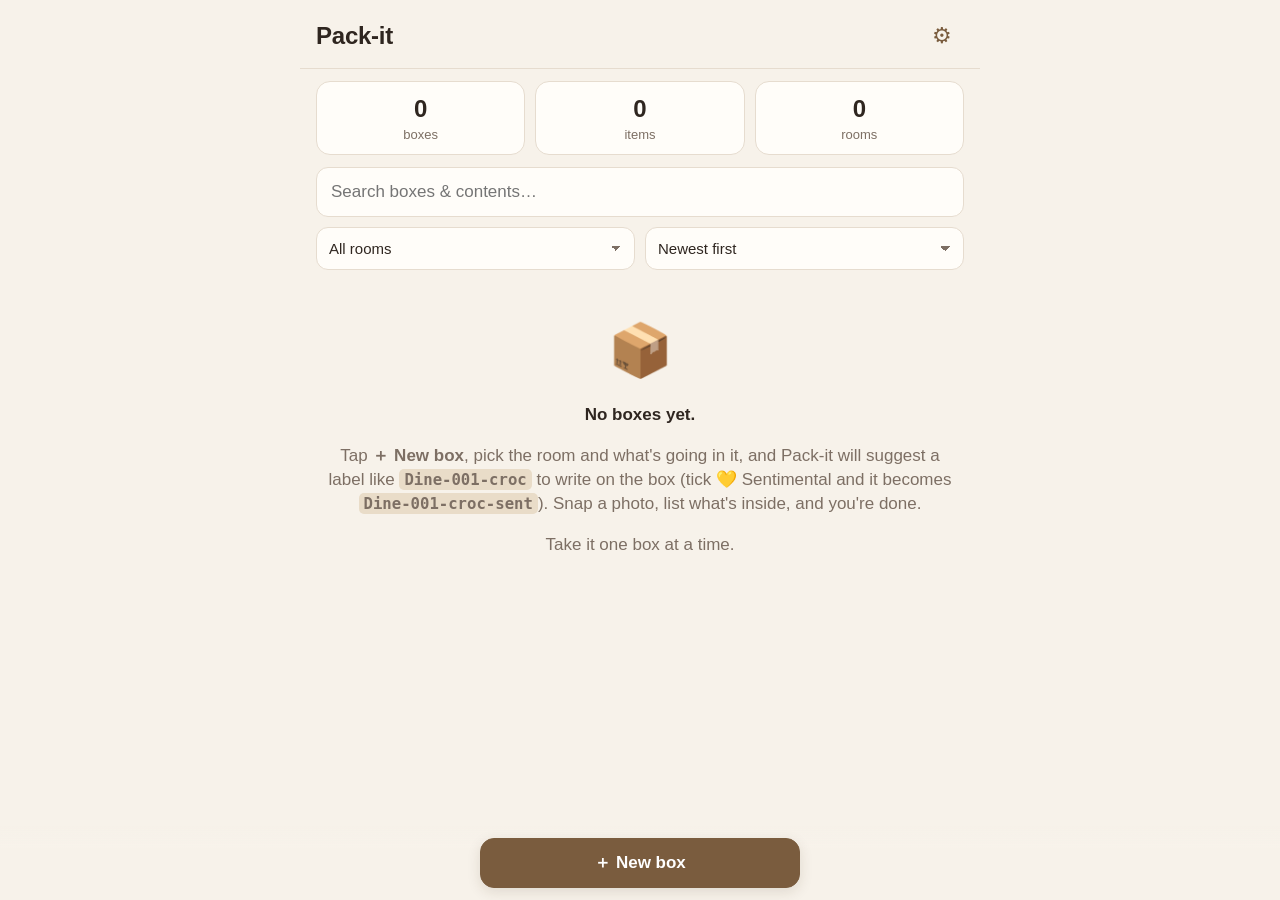
<file: index.html>
<!DOCTYPE html>
<html lang="en">
<head>
  <meta charset="utf-8">
  <meta name="viewport" content="width=device-width, initial-scale=1, viewport-fit=cover">
  <meta name="apple-mobile-web-app-capable" content="yes">
  <meta name="mobile-web-app-capable" content="yes">
  <meta name="apple-mobile-web-app-status-bar-style" content="default">
  <meta name="apple-mobile-web-app-title" content="Pack-it">
  <meta name="theme-color" content="#f7f2ea">
  <meta name="description" content="Track moving boxes, their labels, photos and contents. Export to Excel.">
  <title>Pack-it</title>
  <link rel="manifest" href="manifest.webmanifest">
  <link rel="apple-touch-icon" href="icons/apple-touch-icon.png">
  <link rel="icon" type="image/png" href="icons/icon-192.png">
  <link rel="stylesheet" href="styles.css">
</head>
<body>
  <main id="app" aria-live="polite"></main>
  <div id="toast" role="status" aria-live="polite"></div>
  <script src="app.js"></script>
</body>
</html>
</file>
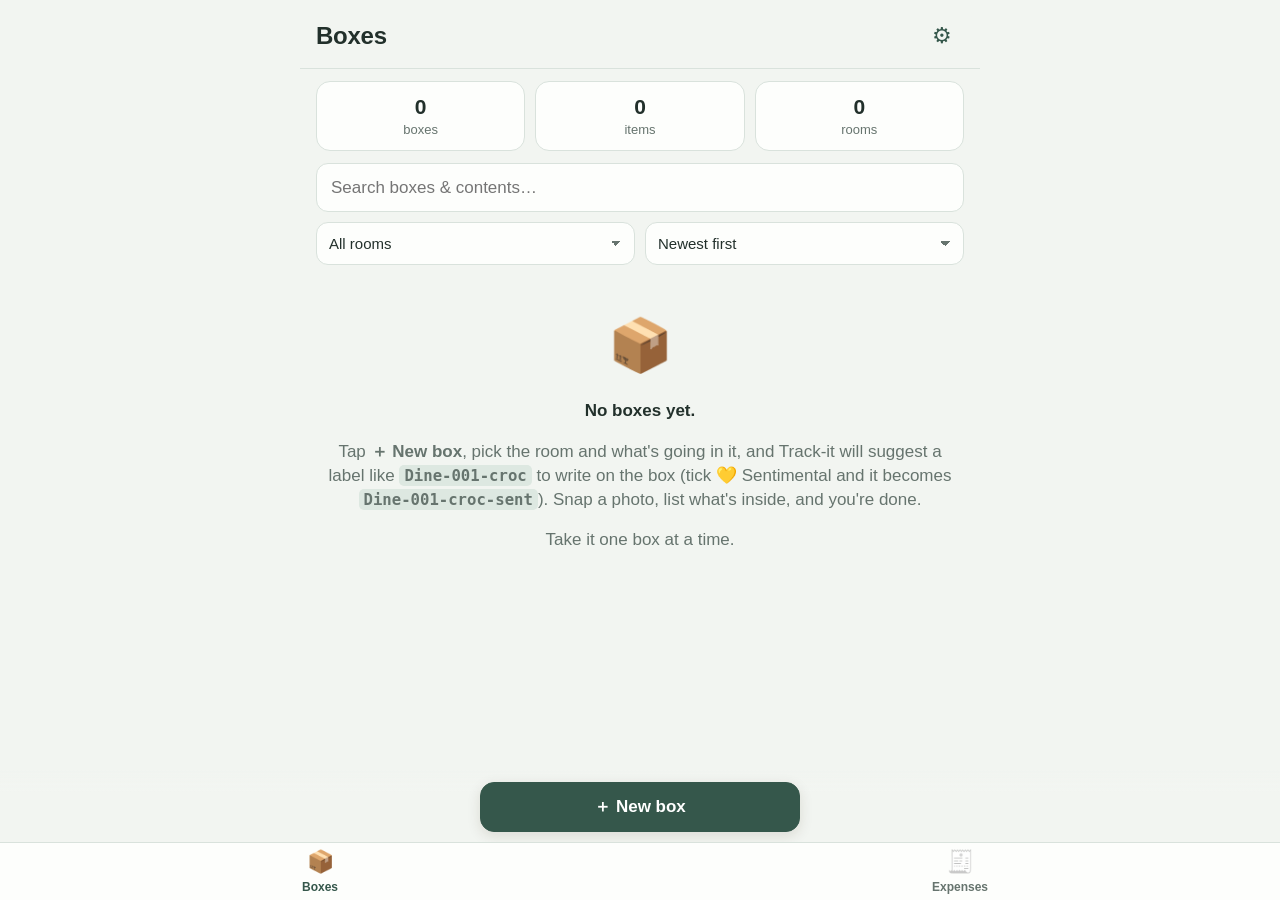
<file: track-it/index.html>
<!DOCTYPE html>
<html lang="en-AU">
<head>
  <meta charset="utf-8">
  <meta name="viewport" content="width=device-width, initial-scale=1, viewport-fit=cover">
  <meta name="apple-mobile-web-app-capable" content="yes">
  <meta name="mobile-web-app-capable" content="yes">
  <meta name="apple-mobile-web-app-status-bar-style" content="default">
  <meta name="apple-mobile-web-app-title" content="Track-it">
  <meta name="theme-color" content="#f2f5f1">
  <meta name="robots" content="noindex, nofollow">
  <meta name="referrer" content="no-referrer">
  <meta name="description" content="Track moving boxes and deceased estate expenses, with receipts. Everything stays on your phone.">
  <title>Track-it</title>
  <link rel="manifest" href="manifest.webmanifest">
  <link rel="apple-touch-icon" href="icons/apple-touch-icon.png">
  <link rel="icon" type="image/png" href="icons/icon-192.png">
  <link rel="stylesheet" href="styles.css">
</head>
<body>
  <main id="app" aria-live="polite"></main>
  <div id="toast" role="status" aria-live="polite"></div>
  <script src="app.js"></script>
  <script src="expenses.js"></script>
</body>
</html>
</file>
<file: styles.css>
:root {
  --bg: #f7f2ea;
  --card: #fffdf9;
  --ink: #2f2620;
  --soft: #7d6f64;
  --line: #e6dccf;
  --brand: #7a5c3e;
  --brand-ink: #fff;
  --accent: #e9dcc8;
  --danger: #b4442f;
  --fragile: #c0563a;
  --radius: 14px;
  --safe-top: env(safe-area-inset-top, 0px);
  --safe-bottom: env(safe-area-inset-bottom, 0px);
  color-scheme: light;
}

* { box-sizing: border-box; -webkit-tap-highlight-color: transparent; }

html, body { margin: 0; background: var(--bg); color: var(--ink); }

body {
  font: 17px/1.4 -apple-system, BlinkMacSystemFont, "SF Pro Text", "Segoe UI", Roboto, sans-serif;
  -webkit-text-size-adjust: 100%;
}

main {
  max-width: 680px;
  margin: 0 auto;
  padding: calc(var(--safe-top) + 4px) 16px calc(var(--safe-bottom) + 110px);
}

h1, h2 { margin: 0; }
h2 { font-size: 15px; text-transform: uppercase; letter-spacing: .06em; color: var(--soft); font-weight: 600; margin-bottom: 8px; }
code { font: 600 .92em ui-monospace, "SF Mono", Menlo, monospace; background: var(--accent); padding: 1px 5px; border-radius: 5px; }
.soft { color: var(--soft); }
.small { font-size: 15px; }
.tiny { font-size: 13px; }
.pre { white-space: pre-wrap; margin: 0; }
[hidden] { display: none !important; }

/* ----- Top bar ----- */
.bar {
  position: sticky; top: 0; z-index: 5;
  display: grid; grid-template-columns: 1fr auto 1fr; align-items: center;
  margin: 0 -16px 12px; padding: calc(var(--safe-top) + 10px) 16px 10px;
  background: rgba(247, 242, 234, .92);
  -webkit-backdrop-filter: blur(10px); backdrop-filter: blur(10px);
  border-bottom: 1px solid var(--line);
}
.bar h1 { font-size: 17px; text-align: center; }
.bar .brand { font-size: 24px; text-align: left; grid-column: 1 / 3; letter-spacing: -.01em; }
.bar > :last-child { justify-self: end; }
.bar > :first-child { justify-self: start; }

/* ----- Buttons ----- */
.btn {
  display: flex; align-items: center; justify-content: center; gap: 6px;
  min-height: 50px; padding: 0 18px; width: 100%;
  font: inherit; font-weight: 600; color: var(--brand);
  background: var(--card); border: 1.5px solid var(--line); border-radius: var(--radius);
  cursor: pointer; text-align: center; user-select: none;
}
.btn:active { transform: scale(.98); }
.btn.primary { background: var(--brand); color: var(--brand-ink); border-color: var(--brand); }
.btn.ghost { background: transparent; border-color: transparent; color: var(--soft); }
.btn.danger-ghost { background: transparent; border-color: transparent; color: var(--danger); font-weight: 500; }
.btn.small { min-height: 40px; font-size: 15px; width: auto; }
.btn:disabled { opacity: .45; }
.link {
  font: inherit; color: var(--brand); background: none; border: 0; padding: 8px 0; cursor: pointer;
}
.link.strong { font-weight: 700; }
.link.small { font-size: 14px; padding: 4px 0; }
.icon-btn {
  font-size: 22px; width: 44px; height: 44px; border-radius: 50%;
  border: 0; background: transparent; color: var(--brand); cursor: pointer;
}
.icon-btn.small { width: 36px; height: 36px; font-size: 20px; color: var(--soft); }

.stack { display: grid; gap: 10px; margin: 18px 0; }

/* ----- Tips ----- */
.tip {
  background: #eef3ea; border: 1px solid #d6e2cf; border-radius: var(--radius);
  padding: 12px 14px; margin-bottom: 12px; font-size: 15px;
}
.tip.warm { background: #fbefe2; border-color: #efd8bd; }
.tip .link { display: block; font-weight: 600; padding: 6px 0 0; }

/* ----- Stats / search ----- */
.stats { display: grid; grid-template-columns: repeat(3, 1fr); gap: 10px; margin-bottom: 12px; }
.stats > div {
  background: var(--card); border: 1px solid var(--line); border-radius: var(--radius);
  padding: 10px; text-align: center; font-size: 13px; color: var(--soft);
}
.stats .num { display: block; font-size: 24px; font-weight: 700; color: var(--ink); }

.search input, .field input, .field select, .field textarea, .filters select, .code-row input {
  width: 100%; font: inherit; font-size: 17px; color: var(--ink);
  background: var(--card); border: 1.5px solid var(--line); border-radius: 12px;
  padding: 12px 14px; outline: none; -webkit-appearance: none; appearance: none;
}
.field select, .filters select {
  background-image: linear-gradient(45deg, transparent 50%, var(--soft) 50%), linear-gradient(135deg, var(--soft) 50%, transparent 50%);
  background-position: calc(100% - 18px) 50%, calc(100% - 13px) 50%;
  background-size: 5px 5px; background-repeat: no-repeat; padding-right: 32px;
}
input:focus, select:focus, textarea:focus { border-color: var(--brand); }
.filters { display: grid; grid-template-columns: 1fr 1fr; gap: 10px; margin: 10px 0 14px; }
.filters select { padding: 10px 32px 10px 12px; font-size: 15px; }

/* ----- Box cards ----- */
.list { display: grid; gap: 10px; }
.card {
  position: relative; display: flex; gap: 12px; align-items: flex-start;
  background: var(--card); border: 1px solid var(--line); border-radius: var(--radius);
  padding: 10px; color: inherit; text-decoration: none;
}
.card:active { background: #f9f3ea; }
.thumb {
  flex: 0 0 64px; height: 64px; border-radius: 10px; overflow: hidden;
  background: var(--accent); display: grid; place-items: center; font-size: 28px;
}
.thumb img { width: 100%; height: 100%; object-fit: cover; }
.card-body { min-width: 0; flex: 1; padding-right: 4px; }
.label-text { font: 700 18px ui-monospace, "SF Mono", Menlo, monospace; letter-spacing: -.01em; }
.meta { font-size: 14px; color: var(--soft); margin-top: 2px; }
.snippet {
  font-size: 14px; margin-top: 4px; color: var(--ink);
  display: -webkit-box; -webkit-line-clamp: 2; -webkit-box-orient: vertical; overflow: hidden;
}
.badge {
  display: inline-block; font: 600 11px -apple-system, sans-serif; text-transform: uppercase; letter-spacing: .04em;
  padding: 3px 7px; border-radius: 6px; vertical-align: middle;
}
.badge.fragile { background: #fbe3dc; color: var(--fragile); }
.badge.dest { background: var(--accent); color: var(--brand); }
.card > .badge.dest { position: absolute; top: 10px; right: 10px; }
.card:has(> .badge.dest) .card-body { padding-right: 70px; }

.empty { text-align: center; padding: 30px 12px; color: var(--soft); }
.empty strong { color: var(--ink); }
.empty-icon { font-size: 52px; }

/* ----- Floating actions ----- */
.fab-wrap {
  position: fixed; left: 0; right: 0; bottom: 0; z-index: 6;
  display: flex; gap: 10px; justify-content: center;
  padding: 12px 16px calc(var(--safe-bottom) + 12px);
  background: linear-gradient(to top, var(--bg) 70%, rgba(247, 242, 234, 0));
}
.fab-wrap .btn { max-width: 320px; box-shadow: 0 4px 14px rgba(60, 40, 20, .12); }

/* ----- Detail / label ----- */
.label-card {
  background: var(--card); border: 2px dashed #c9b59c; border-radius: 18px;
  padding: 18px 14px; text-align: center; margin-bottom: 14px;
}
.big-label { font: 800 34px/1.15 ui-monospace, "SF Mono", Menlo, monospace; letter-spacing: -.02em; word-break: break-all; }
.big-label-input {
  width: 100%; text-align: center; font: 800 30px ui-monospace, "SF Mono", Menlo, monospace;
  border: 0; background: transparent; color: var(--ink); outline: none; padding: 6px 0;
}
.label-card .tiny { display: block; color: var(--soft); }
.badges { display: flex; gap: 6px; justify-content: center; flex-wrap: wrap; margin-top: 8px; }
.badges .badge { font-size: 12px; }

.panel {
  background: var(--card); border: 1px solid var(--line); border-radius: var(--radius);
  padding: 14px; margin-bottom: 12px;
}
.panel h2 .count {
  display: inline-block; background: var(--accent); color: var(--brand); border-radius: 10px;
  padding: 0 7px; font-size: 13px; margin-left: 4px;
}
.items { margin: 0; padding: 0; list-style: none; }
.items li { padding: 8px 0; border-bottom: 1px solid var(--line); }
.items li:last-child { border-bottom: 0; }

/* ----- Photos ----- */
.photos { display: grid; grid-template-columns: repeat(3, 1fr); gap: 8px; margin-bottom: 12px; }
.photos:empty { display: none; }
.photos .ph {
  position: relative; aspect-ratio: 1; border-radius: 12px; overflow: hidden;
  background: var(--accent); border: 0; padding: 0;
}
.photos .ph img { width: 100%; height: 100%; object-fit: cover; display: block; }
.ph-del {
  position: absolute; top: 4px; right: 4px; width: 28px; height: 28px; border-radius: 50%;
  border: 0; background: rgba(0, 0, 0, .55); color: #fff; font-size: 18px; line-height: 28px; padding: 0;
}
.photo-btns { display: grid; grid-template-columns: 1fr 1fr; gap: 10px; }

/* ----- Form ----- */
.field { display: block; margin-bottom: 14px; }
.field > span { display: block; font-size: 14px; font-weight: 600; color: var(--soft); margin: 0 0 6px 2px; }
.field em { font-style: normal; font-weight: 400; }
.field textarea { resize: vertical; line-height: 1.45; }
.row2 { display: grid; grid-template-columns: 1fr 1fr; gap: 10px; }
@media (max-width: 380px) { .row2 { grid-template-columns: 1fr; } }
.check {
  display: flex; align-items: center; gap: 10px; margin: 0 0 14px;
  background: var(--card); border: 1.5px solid var(--line); border-radius: 12px; padding: 12px 14px;
}
.check input { width: 22px; height: 22px; accent-color: var(--fragile); }

/* ----- Settings ----- */
.code-list { display: grid; gap: 8px; margin: 10px 0; }
.code-row { display: grid; grid-template-columns: 1fr 92px 36px; gap: 8px; align-items: center; }
.code-row input { padding: 9px 10px; font-size: 16px; }
.code-row .code { font-family: ui-monospace, "SF Mono", Menlo, monospace; }

/* ----- Overlays ----- */
.modal {
  position: fixed; inset: 0; z-index: 20; background: rgba(30, 20, 10, .4);
  display: flex; align-items: flex-end; justify-content: center;
}
.sheet {
  width: 100%; max-width: 520px; background: var(--bg); border-radius: 20px 20px 0 0;
  padding: 20px 18px calc(var(--safe-bottom) + 14px);
}
.sheet h2 { font-size: 20px; text-transform: none; letter-spacing: 0; color: var(--ink); }
.sheet.center { text-align: center; border-radius: 20px; margin: auto; width: auto; padding: 24px 30px; }
.spinner {
  width: 34px; height: 34px; margin: 0 auto 10px; border-radius: 50%;
  border: 3px solid var(--line); border-top-color: var(--brand); animation: spin .8s linear infinite;
}
@keyframes spin { to { transform: rotate(360deg); } }

.viewer {
  position: fixed; inset: 0; z-index: 30; background: #000;
  display: flex; flex-direction: column; justify-content: center;
}
.viewer img { max-width: 100%; max-height: calc(100% - 120px); object-fit: contain; margin: auto; display: block; }
.viewer-bar {
  display: grid; grid-template-columns: 1fr 1fr; gap: 10px;
  padding: 12px 16px calc(var(--safe-bottom) + 12px);
}

#toast {
  position: fixed; left: 50%; bottom: calc(var(--safe-bottom) + 90px); z-index: 40;
  transform: translate(-50%, 20px); opacity: 0; pointer-events: none;
  background: var(--ink); color: #fff; padding: 10px 16px; border-radius: 12px; font-size: 15px;
  transition: opacity .2s, transform .2s; max-width: 90vw; text-align: center;
}
#toast.show { opacity: 1; transform: translate(-50%, 0); }

.badge.sent { background: #fcefd4; color: #9a6a12; }
.check.sent input { accent-color: #d29a2a; }
.check em { font-style: normal; font-size: 14px; }

/* ----- Contents rows (item + quantity) ----- */
.item-head, .item-row { display: grid; grid-template-columns: 1fr 64px 36px; gap: 8px; align-items: center; }
.item-head { margin: 0 2px 4px; }
.item-rows { display: grid; gap: 8px; margin-bottom: 10px; }
.item-row input {
  width: 100%; font: inherit; font-size: 17px; color: var(--ink);
  background: var(--card); border: 1.5px solid var(--line); border-radius: 12px;
  padding: 11px 12px; outline: none; -webkit-appearance: none; appearance: none;
}
.item-row .it-qty { text-align: center; padding: 11px 4px; }
.items li { display: flex; justify-content: space-between; gap: 12px; }
.items .qty { color: var(--soft); font-variant-numeric: tabular-nums; white-space: nowrap; }
</file>
<file: track-it/styles.css>
:root {
  --bg: #f2f5f1;
  --card: #fdfefc;
  --ink: #22302b;
  --soft: #66746e;
  --line: #d9e2dc;
  --brand: #35574b;
  --brand-ink: #fff;
  --accent: #dde8e1;
  --danger: #b4442f;
  --fragile: #c0563a;
  --radius: 14px;
  --safe-top: env(safe-area-inset-top, 0px);
  --safe-bottom: env(safe-area-inset-bottom, 0px);
  color-scheme: light;
}

* { box-sizing: border-box; -webkit-tap-highlight-color: transparent; }

html, body { margin: 0; background: var(--bg); color: var(--ink); }

body {
  font: 17px/1.4 -apple-system, BlinkMacSystemFont, "SF Pro Text", "Segoe UI", Roboto, sans-serif;
  -webkit-text-size-adjust: 100%;
}

main {
  max-width: 680px;
  margin: 0 auto;
  padding: calc(var(--safe-top) + 4px) 16px calc(var(--safe-bottom) + 110px);
}

h1, h2 { margin: 0; }
h2 { font-size: 15px; text-transform: uppercase; letter-spacing: .06em; color: var(--soft); font-weight: 600; margin-bottom: 8px; }
code { font: 600 .92em ui-monospace, "SF Mono", Menlo, monospace; background: var(--accent); padding: 1px 5px; border-radius: 5px; }
.soft { color: var(--soft); }
.small { font-size: 15px; }
.tiny { font-size: 13px; }
.pre { white-space: pre-wrap; margin: 0; }
[hidden] { display: none !important; }

/* ----- Top bar ----- */
.bar {
  position: sticky; top: 0; z-index: 5;
  display: grid; grid-template-columns: 1fr auto 1fr; align-items: center;
  margin: 0 -16px 12px; padding: calc(var(--safe-top) + 10px) 16px 10px;
  background: rgba(242, 245, 241, .92);
  -webkit-backdrop-filter: blur(10px); backdrop-filter: blur(10px);
  border-bottom: 1px solid var(--line);
}
.bar h1 { font-size: 17px; text-align: center; }
.bar .brand { font-size: 24px; text-align: left; grid-column: 1 / 3; letter-spacing: -.01em; }
.bar > :last-child { justify-self: end; }
.bar > :first-child { justify-self: start; }

/* ----- Buttons ----- */
.btn {
  display: flex; align-items: center; justify-content: center; gap: 6px;
  min-height: 50px; padding: 0 18px; width: 100%;
  font: inherit; font-weight: 600; color: var(--brand);
  background: var(--card); border: 1.5px solid var(--line); border-radius: var(--radius);
  cursor: pointer; text-align: center; user-select: none;
}
.btn:active { transform: scale(.98); }
.btn.primary { background: var(--brand); color: var(--brand-ink); border-color: var(--brand); }
.btn.ghost { background: transparent; border-color: transparent; color: var(--soft); }
.btn.danger-ghost { background: transparent; border-color: transparent; color: var(--danger); font-weight: 500; }
.btn.small { min-height: 40px; font-size: 15px; width: auto; }
.btn:disabled { opacity: .45; }
.link {
  font: inherit; color: var(--brand); background: none; border: 0; padding: 8px 0; cursor: pointer;
}
.link.strong { font-weight: 700; }
.link.small { font-size: 14px; padding: 4px 0; }
.icon-btn {
  font-size: 22px; width: 44px; height: 44px; border-radius: 50%;
  border: 0; background: transparent; color: var(--brand); cursor: pointer;
}
.icon-btn.small { width: 36px; height: 36px; font-size: 20px; color: var(--soft); }

.stack { display: grid; gap: 10px; margin: 18px 0; }

/* ----- Tips ----- */
.tip {
  background: #eef3ea; border: 1px solid #d6e2cf; border-radius: var(--radius);
  padding: 12px 14px; margin-bottom: 12px; font-size: 15px;
}
.tip.warm { background: #fbefe2; border-color: #efd8bd; }
.tip .link { display: block; font-weight: 600; padding: 6px 0 0; }

/* ----- Stats / search ----- */
.stats { display: grid; grid-template-columns: repeat(3, 1fr); gap: 10px; margin-bottom: 12px; }
.stats > div {
  background: var(--card); border: 1px solid var(--line); border-radius: var(--radius);
  padding: 10px; text-align: center; font-size: 13px; color: var(--soft);
}
.stats .num { display: block; font-size: 24px; font-weight: 700; color: var(--ink); }

.search input, .field input, .field select, .field textarea, .filters select, .code-row input {
  width: 100%; font: inherit; font-size: 17px; color: var(--ink);
  background: var(--card); border: 1.5px solid var(--line); border-radius: 12px;
  padding: 12px 14px; outline: none; -webkit-appearance: none; appearance: none;
}
.field select, .filters select {
  background-image: linear-gradient(45deg, transparent 50%, var(--soft) 50%), linear-gradient(135deg, var(--soft) 50%, transparent 50%);
  background-position: calc(100% - 18px) 50%, calc(100% - 13px) 50%;
  background-size: 5px 5px; background-repeat: no-repeat; padding-right: 32px;
}
input:focus, select:focus, textarea:focus { border-color: var(--brand); }
.filters { display: grid; grid-template-columns: 1fr 1fr; gap: 10px; margin: 10px 0 14px; }
.filters select { padding: 10px 32px 10px 12px; font-size: 15px; }

/* ----- Box cards ----- */
.list { display: grid; gap: 10px; }
.card {
  position: relative; display: flex; gap: 12px; align-items: flex-start;
  background: var(--card); border: 1px solid var(--line); border-radius: var(--radius);
  padding: 10px; color: inherit; text-decoration: none;
}
.card:active { background: #eef3ef; }
.thumb {
  flex: 0 0 64px; height: 64px; border-radius: 10px; overflow: hidden;
  background: var(--accent); display: grid; place-items: center; font-size: 28px;
}
.thumb img { width: 100%; height: 100%; object-fit: cover; }
.card-body { min-width: 0; flex: 1; padding-right: 4px; }
.label-text { font: 700 18px ui-monospace, "SF Mono", Menlo, monospace; letter-spacing: -.01em; }
.meta { font-size: 14px; color: var(--soft); margin-top: 2px; }
.snippet {
  font-size: 14px; margin-top: 4px; color: var(--ink);
  display: -webkit-box; -webkit-line-clamp: 2; -webkit-box-orient: vertical; overflow: hidden;
}
.badge {
  display: inline-block; font: 600 11px -apple-system, sans-serif; text-transform: uppercase; letter-spacing: .04em;
  padding: 3px 7px; border-radius: 6px; vertical-align: middle;
}
.badge.fragile { background: #fbe3dc; color: var(--fragile); }
.badge.dest { background: var(--accent); color: var(--brand); }
.card > .badge.dest { position: absolute; top: 10px; right: 10px; }
.card:has(> .badge.dest) .card-body { padding-right: 70px; }

.empty { text-align: center; padding: 30px 12px; color: var(--soft); }
.empty strong { color: var(--ink); }
.empty-icon { font-size: 52px; }

/* ----- Floating actions ----- */
.fab-wrap {
  position: fixed; left: 0; right: 0; bottom: 0; z-index: 6;
  display: flex; gap: 10px; justify-content: center;
  padding: 12px 16px calc(var(--safe-bottom) + 12px);
  background: linear-gradient(to top, var(--bg) 70%, rgba(242, 245, 241, 0));
}
.fab-wrap .btn { max-width: 320px; box-shadow: 0 4px 14px rgba(60, 40, 20, .12); }

/* ----- Detail / label ----- */
.label-card {
  background: var(--card); border: 2px dashed #b5c7bc; border-radius: 18px;
  padding: 18px 14px; text-align: center; margin-bottom: 14px;
}
.big-label { font: 800 34px/1.15 ui-monospace, "SF Mono", Menlo, monospace; letter-spacing: -.02em; word-break: break-all; }
.big-label-input {
  width: 100%; text-align: center; font: 800 30px ui-monospace, "SF Mono", Menlo, monospace;
  border: 0; background: transparent; color: var(--ink); outline: none; padding: 6px 0;
}
.label-card .tiny { display: block; color: var(--soft); }
.badges { display: flex; gap: 6px; justify-content: center; flex-wrap: wrap; margin-top: 8px; }
.badges .badge { font-size: 12px; }

.panel {
  background: var(--card); border: 1px solid var(--line); border-radius: var(--radius);
  padding: 14px; margin-bottom: 12px;
}
.panel h2 .count {
  display: inline-block; background: var(--accent); color: var(--brand); border-radius: 10px;
  padding: 0 7px; font-size: 13px; margin-left: 4px;
}
.items { margin: 0; padding: 0; list-style: none; }
.items li { padding: 8px 0; border-bottom: 1px solid var(--line); }
.items li:last-child { border-bottom: 0; }

/* ----- Photos ----- */
.photos { display: grid; grid-template-columns: repeat(3, 1fr); gap: 8px; margin-bottom: 12px; }
.photos:empty { display: none; }
.photos .ph {
  position: relative; aspect-ratio: 1; border-radius: 12px; overflow: hidden;
  background: var(--accent); border: 0; padding: 0;
}
.photos .ph img { width: 100%; height: 100%; object-fit: cover; display: block; }
.ph-del {
  position: absolute; top: 4px; right: 4px; width: 28px; height: 28px; border-radius: 50%;
  border: 0; background: rgba(0, 0, 0, .55); color: #fff; font-size: 18px; line-height: 28px; padding: 0;
}
.photo-btns { display: grid; grid-template-columns: 1fr 1fr; gap: 10px; }

/* ----- Form ----- */
.field { display: block; margin-bottom: 14px; }
.field > span { display: block; font-size: 14px; font-weight: 600; color: var(--soft); margin: 0 0 6px 2px; }
.field em { font-style: normal; font-weight: 400; }
.field textarea { resize: vertical; line-height: 1.45; }
.row2 { display: grid; grid-template-columns: 1fr 1fr; gap: 10px; }
@media (max-width: 380px) { .row2 { grid-template-columns: 1fr; } }
.check {
  display: flex; align-items: center; gap: 10px; margin: 0 0 14px;
  background: var(--card); border: 1.5px solid var(--line); border-radius: 12px; padding: 12px 14px;
}
.check input { width: 22px; height: 22px; accent-color: var(--fragile); }

/* ----- Settings ----- */
.code-list { display: grid; gap: 8px; margin: 10px 0; }
.code-row { display: grid; grid-template-columns: 1fr 92px 36px; gap: 8px; align-items: center; }
.code-row input { padding: 9px 10px; font-size: 16px; }
.code-row .code { font-family: ui-monospace, "SF Mono", Menlo, monospace; }

/* ----- Overlays ----- */
.modal {
  position: fixed; inset: 0; z-index: 20; background: rgba(30, 20, 10, .4);
  display: flex; align-items: flex-end; justify-content: center;
}
.sheet {
  width: 100%; max-width: 520px; background: var(--bg); border-radius: 20px 20px 0 0;
  padding: 20px 18px calc(var(--safe-bottom) + 14px);
}
.sheet h2 { font-size: 20px; text-transform: none; letter-spacing: 0; color: var(--ink); }
.sheet.center { text-align: center; border-radius: 20px; margin: auto; width: auto; padding: 24px 30px; }
.spinner {
  width: 34px; height: 34px; margin: 0 auto 10px; border-radius: 50%;
  border: 3px solid var(--line); border-top-color: var(--brand); animation: spin .8s linear infinite;
}
@keyframes spin { to { transform: rotate(360deg); } }

.viewer {
  position: fixed; inset: 0; z-index: 30; background: #000;
  display: flex; flex-direction: column; justify-content: center;
}
.viewer img { max-width: 100%; max-height: calc(100% - 120px); object-fit: contain; margin: auto; display: block; }
.viewer-bar {
  display: grid; grid-template-columns: 1fr 1fr; gap: 10px;
  padding: 12px 16px calc(var(--safe-bottom) + 12px);
}

#toast {
  position: fixed; left: 50%; bottom: calc(var(--safe-bottom) + 90px); z-index: 40;
  transform: translate(-50%, 20px); opacity: 0; pointer-events: none;
  background: var(--ink); color: #fff; padding: 10px 16px; border-radius: 12px; font-size: 15px;
  transition: opacity .2s, transform .2s; max-width: 90vw; text-align: center;
}
#toast.show { opacity: 1; transform: translate(-50%, 0); }

.badge.sent { background: #fcefd4; color: #9a6a12; }
.check.sent input { accent-color: #d29a2a; }
.check em { font-style: normal; font-size: 14px; }

/* ----- Contents rows (item + quantity) ----- */
.item-head, .item-row { display: grid; grid-template-columns: 1fr 64px 36px; gap: 8px; align-items: center; }
.item-head { margin: 0 2px 4px; }
.item-rows { display: grid; gap: 8px; margin-bottom: 10px; }
.item-row input {
  width: 100%; font: inherit; font-size: 17px; color: var(--ink);
  background: var(--card); border: 1.5px solid var(--line); border-radius: 12px;
  padding: 11px 12px; outline: none; -webkit-appearance: none; appearance: none;
}
.item-row .it-qty { text-align: center; padding: 11px 4px; }
.items li { display: flex; justify-content: space-between; gap: 12px; }
.items .qty { color: var(--soft); font-variant-numeric: tabular-nums; white-space: nowrap; }

/* ==========================================================================
   Track-it additions
   ========================================================================== */

:root { --tabbar-h: 58px; --owe: #a8641c; }

/* ----- Top bar buttons ----- */
.bar-btns { display: flex; gap: 2px; justify-self: end; }
.bar .brand { grid-column: 1 / 3; }

/* ----- Bottom tab bar ----- */
.tabbar {
  position: fixed; left: 0; right: 0; bottom: 0; z-index: 7;
  display: grid; grid-template-columns: 1fr 1fr;
  height: calc(var(--tabbar-h) + var(--safe-bottom)); padding-bottom: var(--safe-bottom);
  background: rgba(253, 254, 252, .96); -webkit-backdrop-filter: blur(10px); backdrop-filter: blur(10px);
  border-top: 1px solid var(--line);
}
.tabbar a {
  display: flex; flex-direction: column; align-items: center; justify-content: center; gap: 1px;
  font-size: 12px; font-weight: 600; color: var(--soft); text-decoration: none;
}
.tabbar a span { font-size: 22px; filter: grayscale(1); opacity: .7; }
.tabbar a.on { color: var(--brand); }
.tabbar a.on span { filter: none; opacity: 1; }
body.has-tabs main { padding-bottom: calc(var(--safe-bottom) + var(--tabbar-h) + 100px); }
body.has-tabs .fab-wrap { bottom: calc(var(--tabbar-h) + var(--safe-bottom)); padding-bottom: 10px; }
body.has-tabs #toast { bottom: calc(var(--safe-bottom) + var(--tabbar-h) + 90px); }

/* ----- Lock screen ----- */
.lock {
  display: grid; gap: 12px; max-width: 340px; margin: 14vh auto 0; text-align: center;
}
.lock h1 { font-size: 28px; }
.lock p { margin: 0; }
.lock-icon { font-size: 54px; }
.lock input {
  width: 100%; font: inherit; font-size: 22px; text-align: center; letter-spacing: .15em;
  background: var(--card); border: 1.5px solid var(--line); border-radius: 12px; padding: 12px 14px; outline: none;
}

/* ----- Expenses ----- */
.estate-line { margin: 0 2px 12px; font-size: 15px; color: var(--soft); }
.estate-line b { color: var(--ink); }
.stats .num { font-size: 21px; font-variant-numeric: tabular-nums; white-space: nowrap; overflow: hidden; text-overflow: ellipsis; }
.stats .owe .num { color: var(--owe); }
.filters.three { grid-template-columns: 1fr 1fr 1fr; gap: 8px; }
.filters.three select { font-size: 14px; padding-left: 10px; padding-right: 26px; background-position: calc(100% - 14px) 50%, calc(100% - 9px) 50%; }
.filter-total { margin: -4px 2px 10px; }
h3.month {
  display: flex; justify-content: space-between; margin: 10px 2px 0; font-size: 14px;
  text-transform: uppercase; letter-spacing: .05em; color: var(--soft);
}
h3.month:first-child { margin-top: 0; }
.card.exp { align-items: center; }
.card.exp .thumb, .card.rule .thumb { flex-basis: 52px; height: 52px; font-size: 24px; }
.thumb.none span { opacity: .35; }
.pdf-mini { font: 800 13px -apple-system, sans-serif; color: var(--danger); }
.exp-title { font-weight: 650; white-space: nowrap; overflow: hidden; text-overflow: ellipsis; }
.amt { font-weight: 700; font-variant-numeric: tabular-nums; white-space: nowrap; padding-right: 4px; }
.badges-row { display: flex; gap: 6px; margin-top: 4px; }
.badges-row:empty { display: none; }
.badge.owe { background: #fbeedb; color: var(--owe); }
.badge.missing { background: #f6e3de; color: var(--danger); }
.card.rule.ended { opacity: .6; }
.panel .list { margin-bottom: 10px; }
.panel .card { background: var(--bg); }
.add-rule { width: 100%; }

.exp-card { border-style: solid; }
.big-amt { font: 800 40px/1.1 -apple-system, BlinkMacSystemFont, sans-serif; font-variant-numeric: tabular-nums; letter-spacing: -.02em; }
.exp-big-title { font-size: 20px; font-weight: 650; margin-top: 4px; }
.facts { display: grid; grid-template-columns: auto 1fr; gap: 8px 14px; margin: 0 0 12px; }
.facts dt { color: var(--soft); font-size: 15px; }
.facts dd { margin: 0; }
.facts a { color: var(--brand); }

.amt-input { position: relative; }
.amt-input span { position: absolute; left: 14px; top: 50%; transform: translateY(-50%); color: var(--soft); font-size: 17px; }
.amt-input input { padding-left: 28px; font-variant-numeric: tabular-nums; font-weight: 600; }
.field input[type="date"] { min-height: 50px; }
.row2.keep { grid-template-columns: 1fr 1fr; }
.check.rec input { accent-color: var(--brand); }
.check input { accent-color: var(--brand); }
.rec-fields { margin: -4px 0 8px; padding: 12px 12px 2px; border: 1.5px dashed var(--line); border-radius: 12px; }
.rec-fields .tiny { margin-top: -6px; }
.tip .link { display: inline-block; margin-right: 16px; }
p.tip.small .link { display: block; }

/* Receipts */
.photos .rc { background: var(--accent); }
.rc-open { width: 100%; height: 100%; border: 0; padding: 0; background: none; display: block; cursor: pointer; }
.rc-open img { width: 100%; height: 100%; object-fit: cover; display: block; }
.rc-pdf { display: flex; flex-direction: column; align-items: center; justify-content: center; height: 100%; padding: 6px; gap: 4px; }
.rc-pdf b { font-size: 20px; color: var(--danger); }
.rc-pdf span { font-size: 11px; color: var(--soft); word-break: break-all; display: -webkit-box; -webkit-line-clamp: 2; -webkit-box-orient: vertical; overflow: hidden; }
.viewer iframe { flex: 1; width: 100%; border: 0; background: #fff; }
.viewer-bar.three { grid-template-columns: 1fr 1fr 1fr; }
.viewer-bar a.btn { text-decoration: none; }

.pay-list li a { display: flex; justify-content: space-between; gap: 12px; width: 100%; color: inherit; text-decoration: none; }
.cat-row { display: grid; grid-template-columns: 1fr 36px; gap: 8px; align-items: center; }
.cat-row input {
  width: 100%; font: inherit; font-size: 16px; color: var(--ink); background: var(--card);
  border: 1.5px solid var(--line); border-radius: 12px; padding: 9px 10px; outline: none;
}
.row2 > .field { min-width: 0; }
.field input[type="date"] { min-width: 0; max-width: 100%; display: block; }
.panel .photo-btns .btn { font-size: 15px; padding: 0 10px; }
</file>
